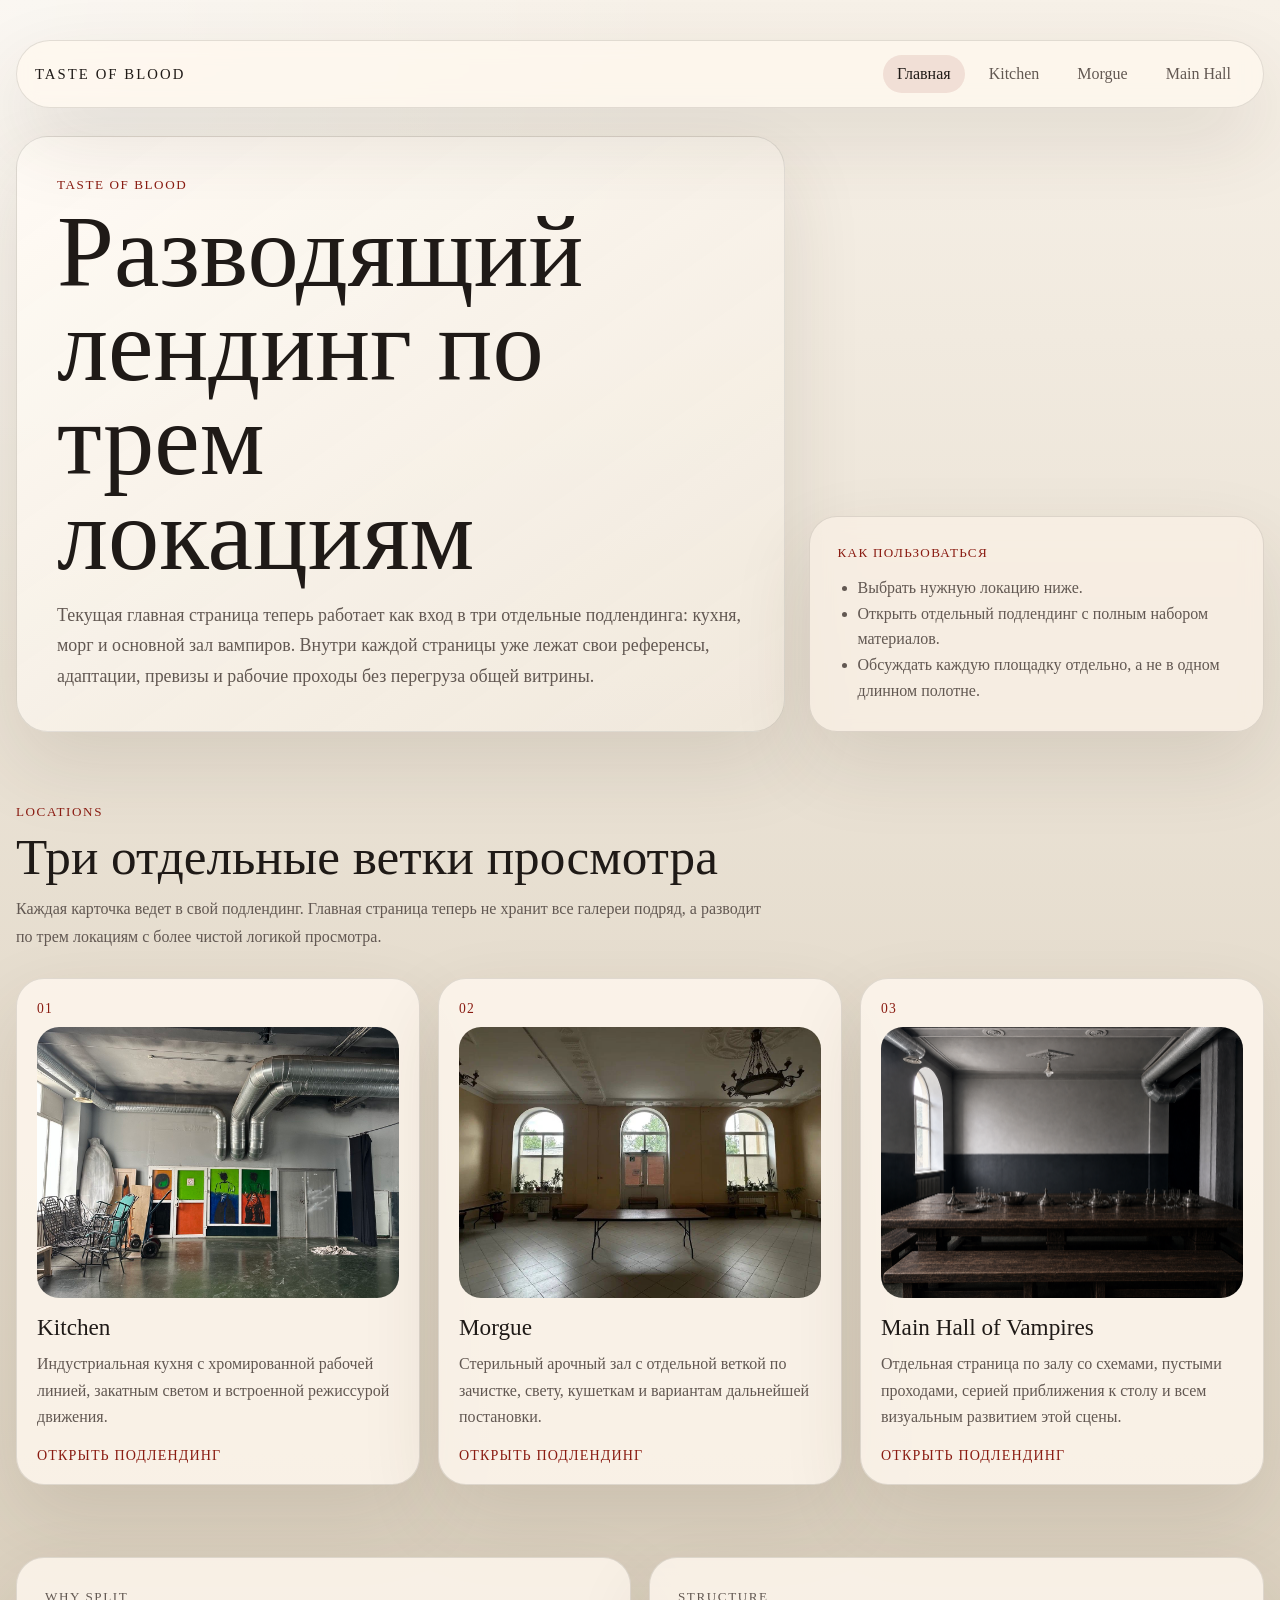
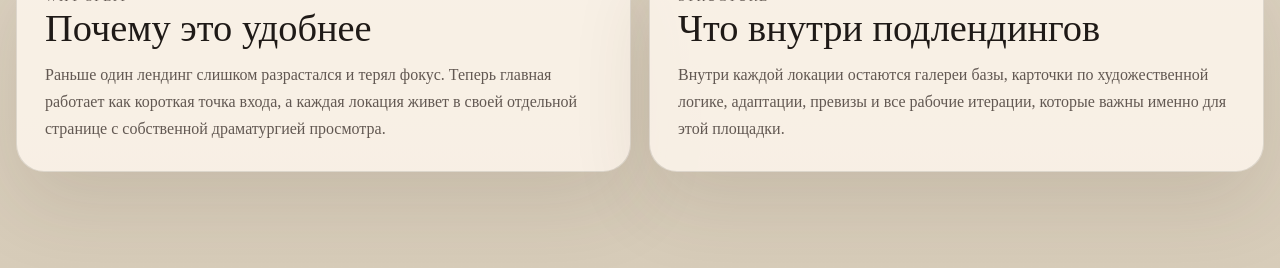
<file: index.html>
<!doctype html>
<html lang="ru">
  <head>
    <meta charset="UTF-8" />
    <meta name="viewport" content="width=device-width, initial-scale=1.0" />
    <title>Вкус крови — площадки и художественное решение</title>
    <link rel="stylesheet" href="./src/styles/main.css" />
  </head>
  <body>
    <main class="page">
      <nav class="site-nav" aria-label="Основная навигация">
        <a class="site-nav-logo" href="./index.html">Taste of Blood</a>
        <div class="site-nav-links">
          <a class="is-active" href="./index.html">Главная</a>
          <a href="./kitchen.html">Kitchen</a>
          <a href="./morgue.html">Morgue</a>
          <a href="./hall.html">Main Hall</a>
        </div>
      </nav>

      <section class="hero">
        <div class="hero-copy">
          <p class="eyebrow">Taste of Blood</p>
          <h1>Разводящий лендинг по трем локациям</h1>
          <p class="lead">
            Текущая главная страница теперь работает как вход в три отдельные
            подлендинга: кухня, морг и основной зал вампиров. Внутри каждой
            страницы уже лежат свои референсы, адаптации, превизы и рабочие
            проходы без перегруза общей витрины.
          </p>
        </div>

        <div class="hero-panel">
          <p class="panel-label">Как пользоваться</p>
          <ul class="panel-list">
            <li>Выбрать нужную локацию ниже.</li>
            <li>Открыть отдельный подлендинг с полным набором материалов.</li>
            <li>Обсуждать каждую площадку отдельно, а не в одном длинном полотне.</li>
          </ul>
        </div>
      </section>

      <section class="overview" aria-labelledby="overview-title">
        <div class="section-heading">
          <p class="eyebrow">Locations</p>
          <h2 id="overview-title">Три отдельные ветки просмотра</h2>
          <p class="section-lead">
            Каждая карточка ведет в свой подлендинг. Главная страница теперь не
            хранит все галереи подряд, а разводит по трем локациям с более
            чистой логикой просмотра.
          </p>
        </div>

        <div class="hub-grid">
          <a class="hub-card" href="./kitchen.html">
            <span class="space-tag">01</span>
            <div class="hub-preview">
              <img src="./assets/images/Kitchen/Kitchen - 1.jpg" alt="Превью подлендинга кухни" />
            </div>
            <h3>Kitchen</h3>
            <p>
              Индустриальная кухня с хромированной рабочей линией, закатным
              светом и встроенной режиссурой движения.
            </p>
            <span class="hub-link">Открыть подлендинг</span>
          </a>

          <a class="hub-card" href="./morgue.html">
            <span class="space-tag">02</span>
            <div class="hub-preview">
              <img src="./assets/images/Morgue/space-1.2.jpg" alt="Превью подлендинга морга" />
            </div>
            <h3>Morgue</h3>
            <p>
              Стерильный арочный зал с отдельной веткой по зачистке, свету,
              кушеткам и вариантам дальнейшей постановки.
            </p>
            <span class="hub-link">Открыть подлендинг</span>
          </a>

          <a class="hub-card" href="./hall.html">
            <span class="space-tag">03</span>
            <div class="hub-preview">
              <img src="./assets/images/Living Room/generated/hall-8339-table-only-v11.png" alt="Превью подлендинга основного зала вампиров" />
            </div>
            <h3>Main Hall of Vampires</h3>
            <p>
              Отдельная страница по залу со схемами, пустыми проходами,
              серией приближения к столу и всем визуальным развитием этой сцены.
            </p>
            <span class="hub-link">Открыть подлендинг</span>
          </a>
        </div>
      </section>

      <section class="page-intro">
        <article class="page-intro-card">
          <p class="eyebrow">Why Split</p>
          <h2>Почему это удобнее</h2>
          <p>
            Раньше один лендинг слишком разрастался и терял фокус. Теперь
            главная работает как короткая точка входа, а каждая локация живет в
            своей отдельной странице с собственной драматургией просмотра.
          </p>
        </article>

        <article class="page-intro-card">
          <p class="eyebrow">Structure</p>
          <h2>Что внутри подлендингов</h2>
          <p>
            Внутри каждой локации остаются галереи базы, карточки по художественной
            логике, адаптации, превизы и все рабочие итерации, которые важны
            именно для этой площадки.
          </p>
        </article>
      </section>
    </main>
  </body>
</html>
</file>
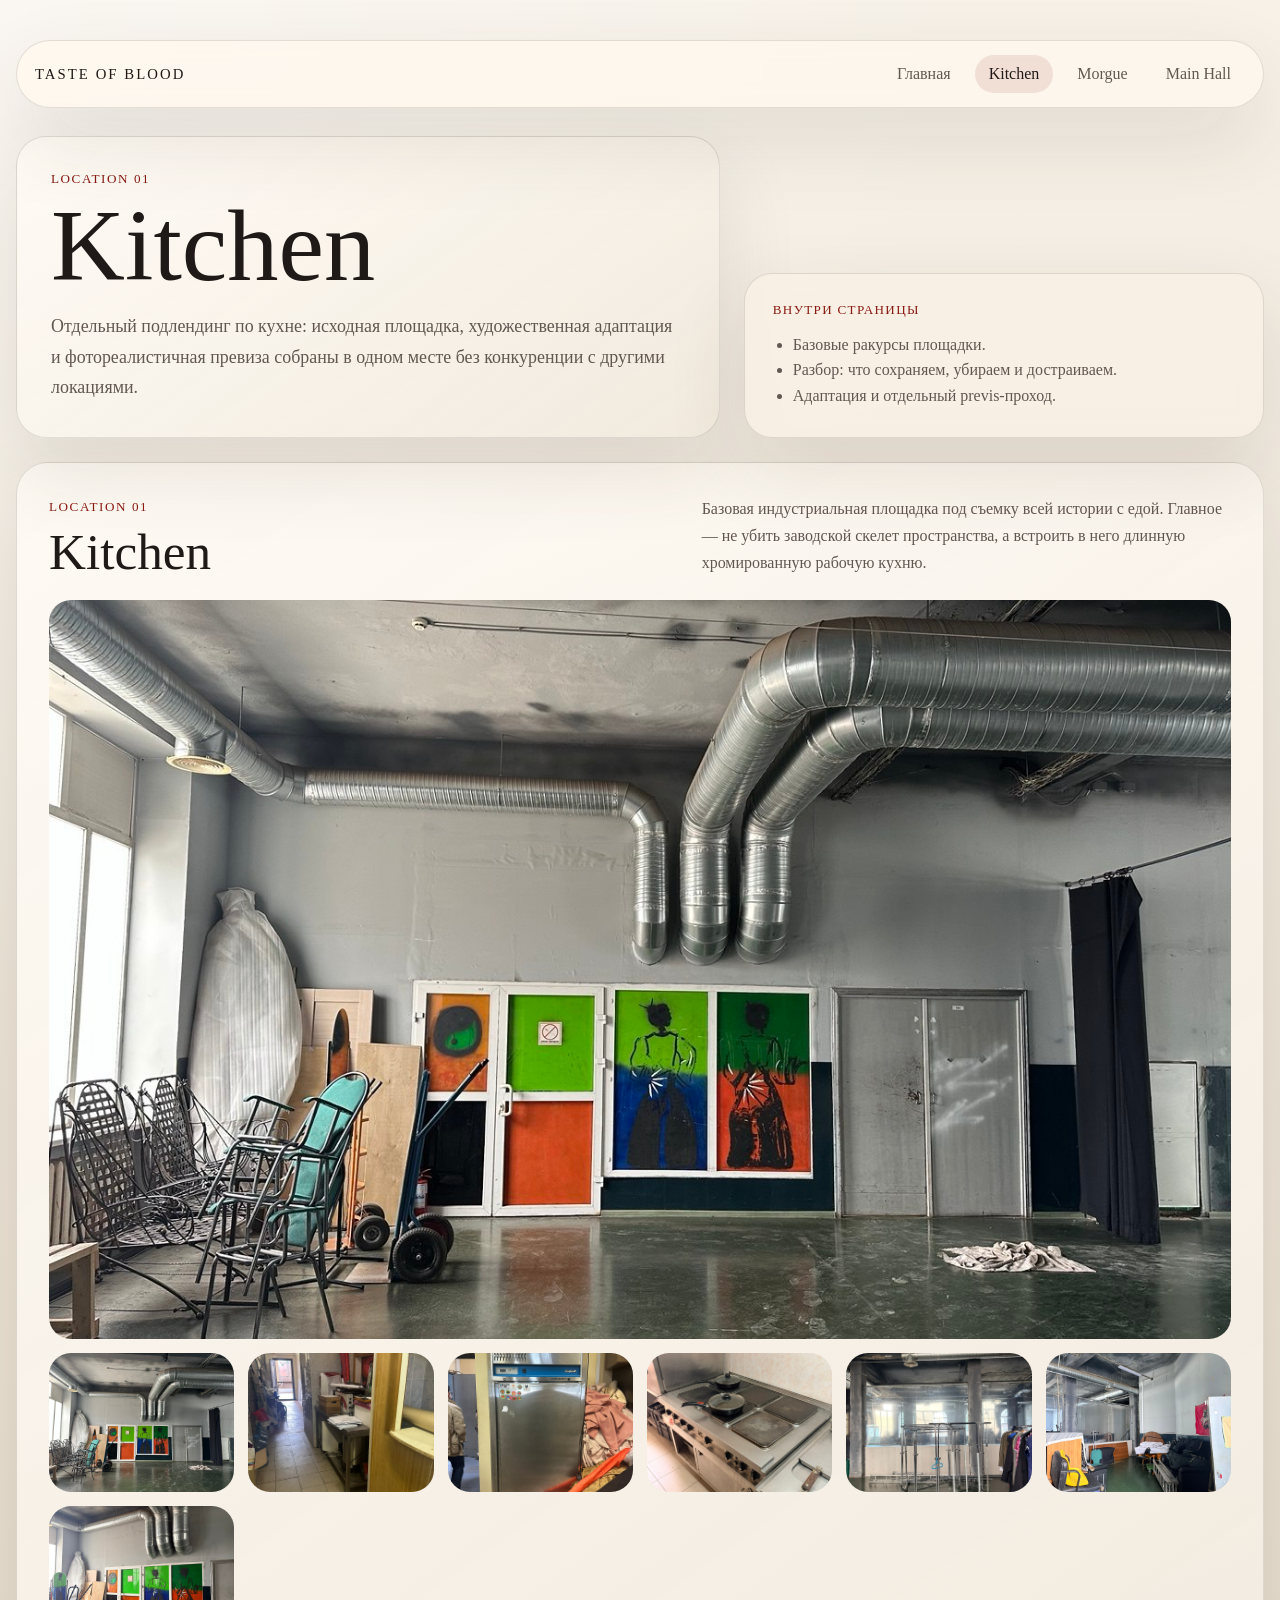
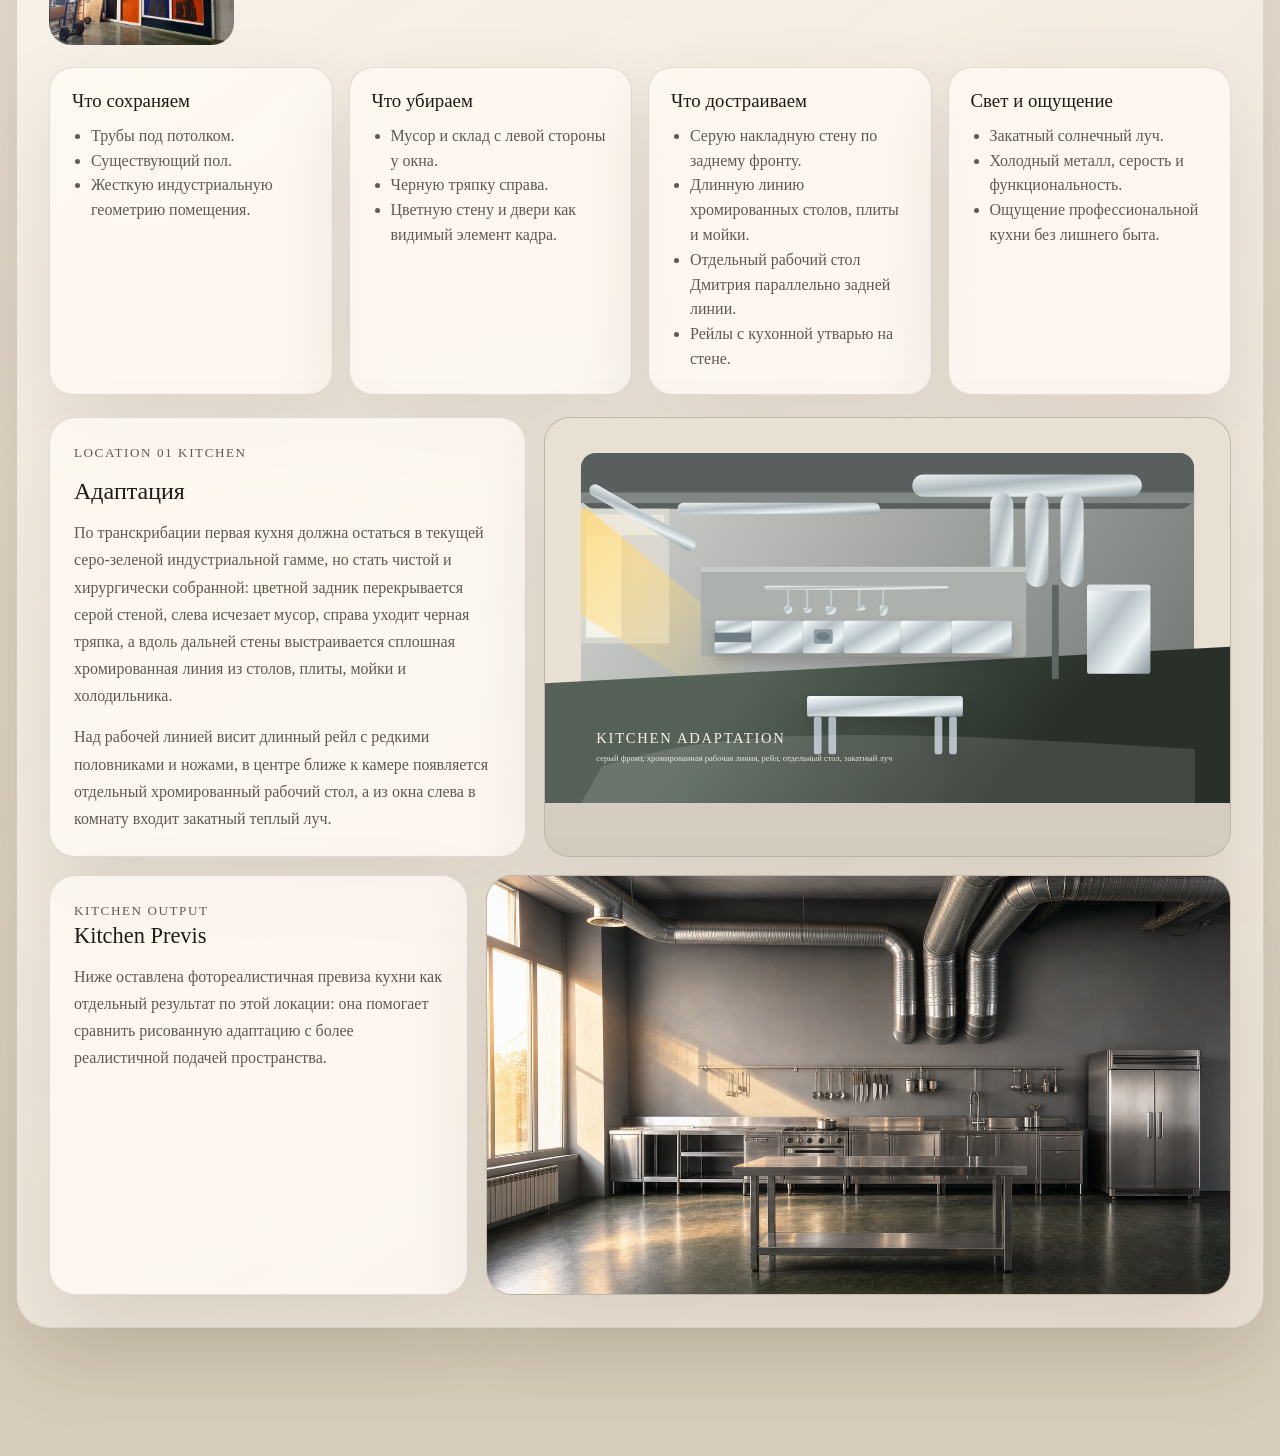
<file: kitchen.html>
<!doctype html>
<html lang="ru">
  <head>
    <meta charset="UTF-8" />
    <meta name="viewport" content="width=device-width, initial-scale=1.0" />
    <title>Kitchen — Вкус крови</title>
    <link rel="stylesheet" href="./src/styles/main.css" />
  </head>
  <body>
    <main class="page">
      <nav class="site-nav" aria-label="Основная навигация">
        <a class="site-nav-logo" href="./index.html">Taste of Blood</a>
        <div class="site-nav-links">
          <a href="./index.html">Главная</a>
          <a class="is-active" href="./kitchen.html">Kitchen</a>
          <a href="./morgue.html">Morgue</a>
          <a href="./hall.html">Main Hall</a>
        </div>
      </nav>

      <section class="subpage-header">
        <div class="subpage-copy">
          <p class="eyebrow">Location 01</p>
          <h1>Kitchen</h1>
          <p class="lead">
            Отдельный подлендинг по кухне: исходная площадка, художественная
            адаптация и фотореалистичная превиза собраны в одном месте без
            конкуренции с другими локациями.
          </p>
        </div>
        <div class="hero-panel">
          <p class="panel-label">Внутри страницы</p>
          <ul class="panel-list">
            <li>Базовые ракурсы площадки.</li>
            <li>Разбор: что сохраняем, убираем и достраиваем.</li>
            <li>Адаптация и отдельный previs-проход.</li>
          </ul>
        </div>
      </section>

      <section class="location" id="kitchen" aria-labelledby="kitchen-title">
        <div class="location-heading">
          <div>
            <p class="eyebrow">Location 01</p>
            <h2 id="kitchen-title">Kitchen</h2>
          </div>
          <p class="location-summary">
            Базовая индустриальная площадка под съемку всей истории с едой.
            Главное — не убить заводской скелет пространства, а встроить в него
            длинную хромированную рабочую кухню.
          </p>
        </div>

        <div class="gallery-primary gallery-primary-single">
          <a class="gallery-item gallery-item-primary" href="./assets/images/Kitchen/Kitchen - 1.jpg" data-lightbox>
            <img src="./assets/images/Kitchen/Kitchen - 1.jpg" alt="Исходная площадка под кухню" />
          </a>
        </div>

        <div class="gallery-thumbs">
          <a class="gallery-item gallery-item-thumb" href="./assets/images/Kitchen/IMG_2733.JPEG" data-lightbox>
            <img src="./assets/images/Kitchen/IMG_2733.JPEG" alt="Широкий дополнительный вид площадки под кухню" />
          </a>
          <a class="gallery-item gallery-item-thumb" href="./assets/images/Kitchen/IMG_2721.JPEG" data-lightbox>
            <img src="./assets/images/Kitchen/IMG_2721.JPEG" alt="Дополнительный ракурс площадки под кухню" />
          </a>
          <a class="gallery-item gallery-item-thumb" href="./assets/images/Kitchen/IMG_2728.JPEG" data-lightbox>
            <img src="./assets/images/Kitchen/IMG_2728.JPEG" alt="Еще один ракурс кухонной площадки" />
          </a>
          <a class="gallery-item gallery-item-thumb" href="./assets/images/Kitchen/IMG_8326.JPEG" data-lightbox>
            <img src="./assets/images/Kitchen/IMG_8326.JPEG" alt="Вертикальный ракурс кухни у окна" />
          </a>
          <a class="gallery-item gallery-item-thumb" href="./assets/images/Kitchen/IMG_8334.JPEG" data-lightbox>
            <img src="./assets/images/Kitchen/IMG_8334.JPEG" alt="Вертикальный ракурс задней зоны кухни" />
          </a>
          <a class="gallery-item gallery-item-thumb" href="./assets/images/Kitchen/IMG_8345.JPEG" data-lightbox>
            <img src="./assets/images/Kitchen/IMG_8345.JPEG" alt="Дополнительный общий план кухонной площадки" />
          </a>
          <a class="gallery-item gallery-item-thumb" href="./assets/images/Kitchen/IMG_8353.JPEG" data-lightbox>
            <img src="./assets/images/Kitchen/IMG_8353.JPEG" alt="Еще один технический вид кухни" />
          </a>
        </div>

        <div class="notes-grid">
          <article class="note-card">
            <h3>Что сохраняем</h3>
            <ul>
              <li>Трубы под потолком.</li>
              <li>Существующий пол.</li>
              <li>Жесткую индустриальную геометрию помещения.</li>
            </ul>
          </article>

          <article class="note-card">
            <h3>Что убираем</h3>
            <ul>
              <li>Мусор и склад с левой стороны у окна.</li>
              <li>Черную тряпку справа.</li>
              <li>Цветную стену и двери как видимый элемент кадра.</li>
            </ul>
          </article>

          <article class="note-card">
            <h3>Что достраиваем</h3>
            <ul>
              <li>Серую накладную стену по заднему фронту.</li>
              <li>Длинную линию хромированных столов, плиты и мойки.</li>
              <li>Отдельный рабочий стол Дмитрия параллельно задней линии.</li>
              <li>Рейлы с кухонной утварью на стене.</li>
            </ul>
          </article>

          <article class="note-card">
            <h3>Свет и ощущение</h3>
            <ul>
              <li>Закатный солнечный луч.</li>
              <li>Холодный металл, серость и функциональность.</li>
              <li>Ощущение профессиональной кухни без лишнего быта.</li>
            </ul>
          </article>
        </div>

        <div class="adaptation-block" aria-labelledby="kitchen-adaptation-title">
          <div class="adaptation-copy">
            <p class="eyebrow">Location 01 Kitchen</p>
            <h3 id="kitchen-adaptation-title">Адаптация</h3>
            <p>
              По транскрибации первая кухня должна остаться в текущей серо-зеленой
              индустриальной гамме, но стать чистой и хирургически собранной:
              цветной задник перекрывается серой стеной, слева исчезает мусор,
              справа уходит черная тряпка, а вдоль дальней стены выстраивается
              сплошная хромированная линия из столов, плиты, мойки и
              холодильника.
            </p>
            <p>
              Над рабочей линией висит длинный рейл с редкими половниками и
              ножами, в центре ближе к камере появляется отдельный хромированный
              рабочий стол, а из окна слева в комнату входит закатный теплый луч.
            </p>
          </div>

          <a class="adaptation-visual" href="./assets/images/Kitchen/kitchen-adaptation.svg" data-lightbox>
            <img src="./assets/images/Kitchen/kitchen-adaptation.svg" alt="Рисованная адаптация первой кухонной локации" />
          </a>
        </div>

        <div class="previs-block" aria-labelledby="kitchen-previs-title">
          <div class="previs-copy">
            <p class="eyebrow">Kitchen Output</p>
            <h3 id="kitchen-previs-title">Kitchen Previs</h3>
            <p>
              Ниже оставлена фотореалистичная превиза кухни как отдельный
              результат по этой локации: она помогает сравнить рисованную
              адаптацию с более реалистичной подачей пространства.
            </p>
          </div>

          <a class="previs-visual" href="./assets/images/Kitchen/kitchen-photoreal-previs.png" data-lightbox>
            <img src="./assets/images/Kitchen/kitchen-photoreal-previs.png" alt="Фотореалистичная превиза адаптированной кухонной локации" />
          </a>
        </div>
      </section>
    </main>

    <dialog class="lightbox" id="lightbox">
      <form method="dialog" class="lightbox-shell">
        <button class="lightbox-close" type="submit" aria-label="Закрыть просмотр">
          Закрыть
        </button>
        <img class="lightbox-image" alt="" />
      </form>
    </dialog>

    <script type="module" src="./src/scripts/main.js"></script>
  </body>
</html>
</file>
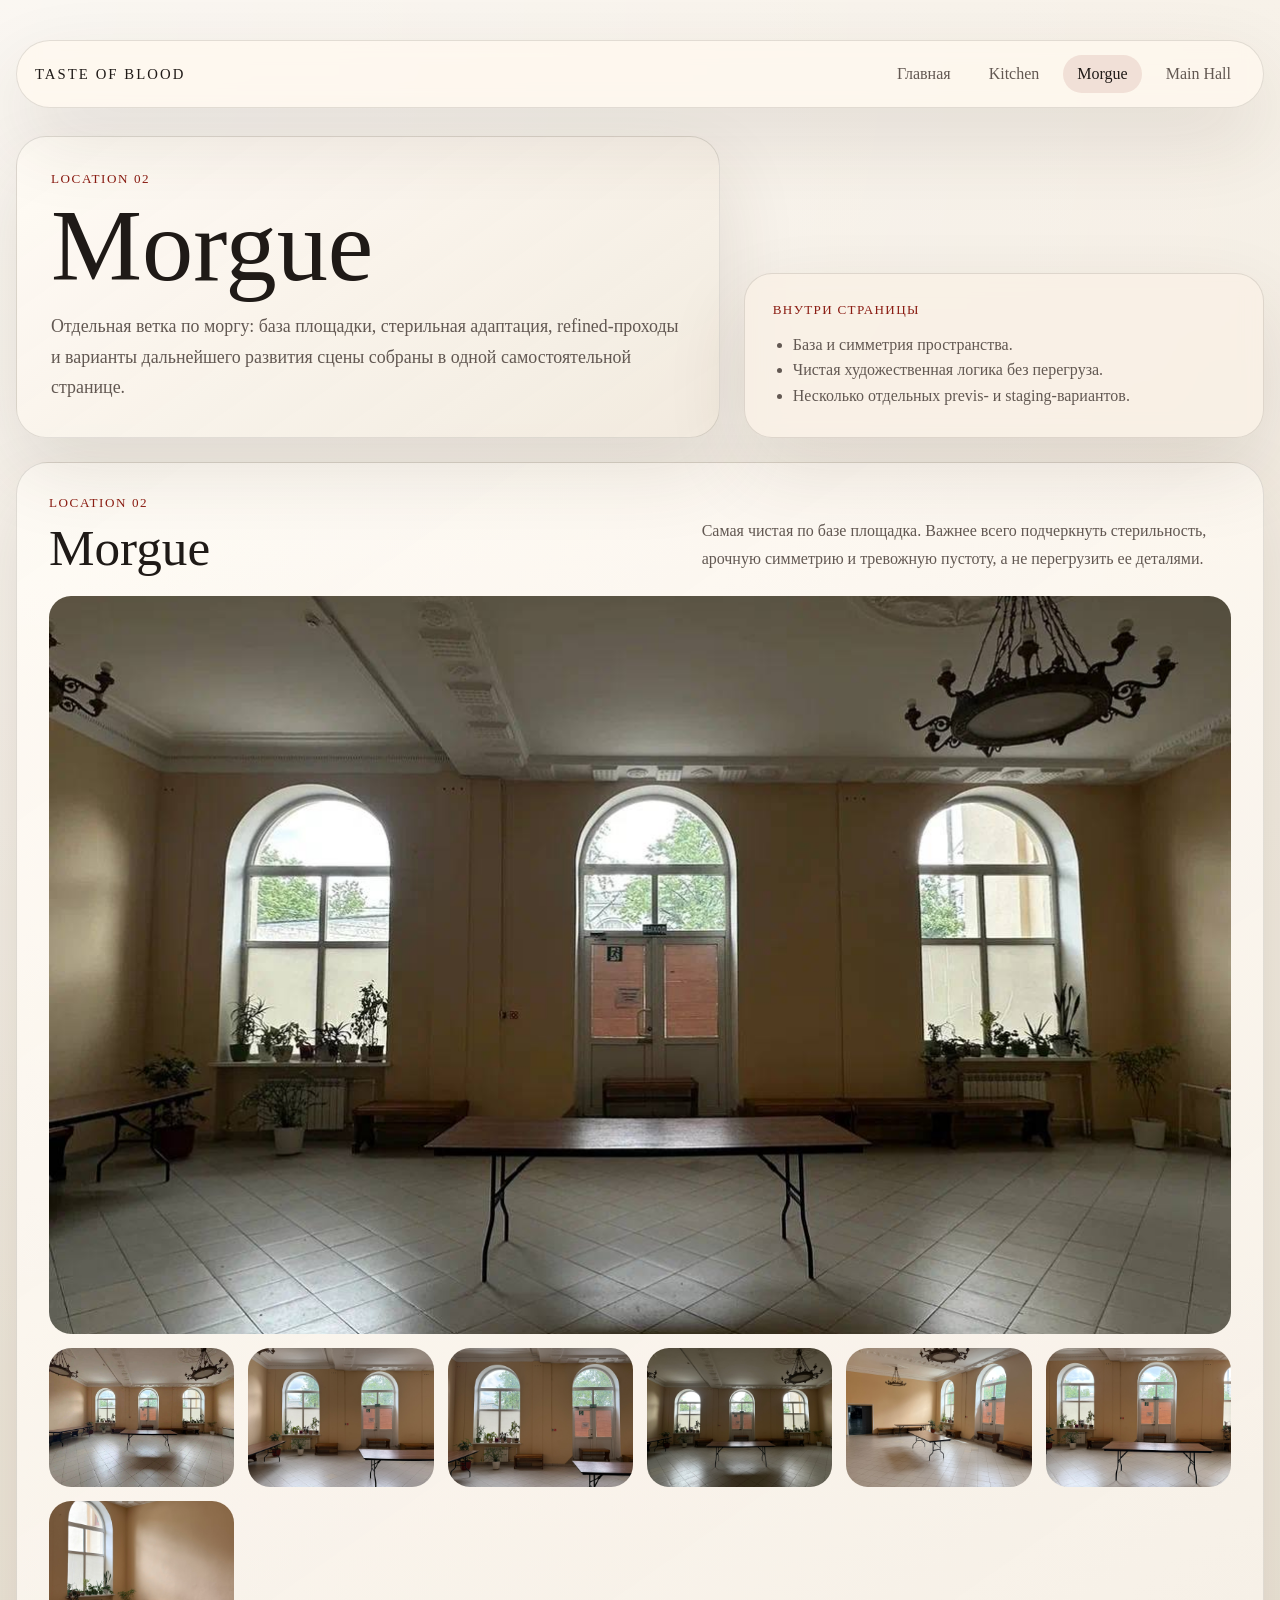
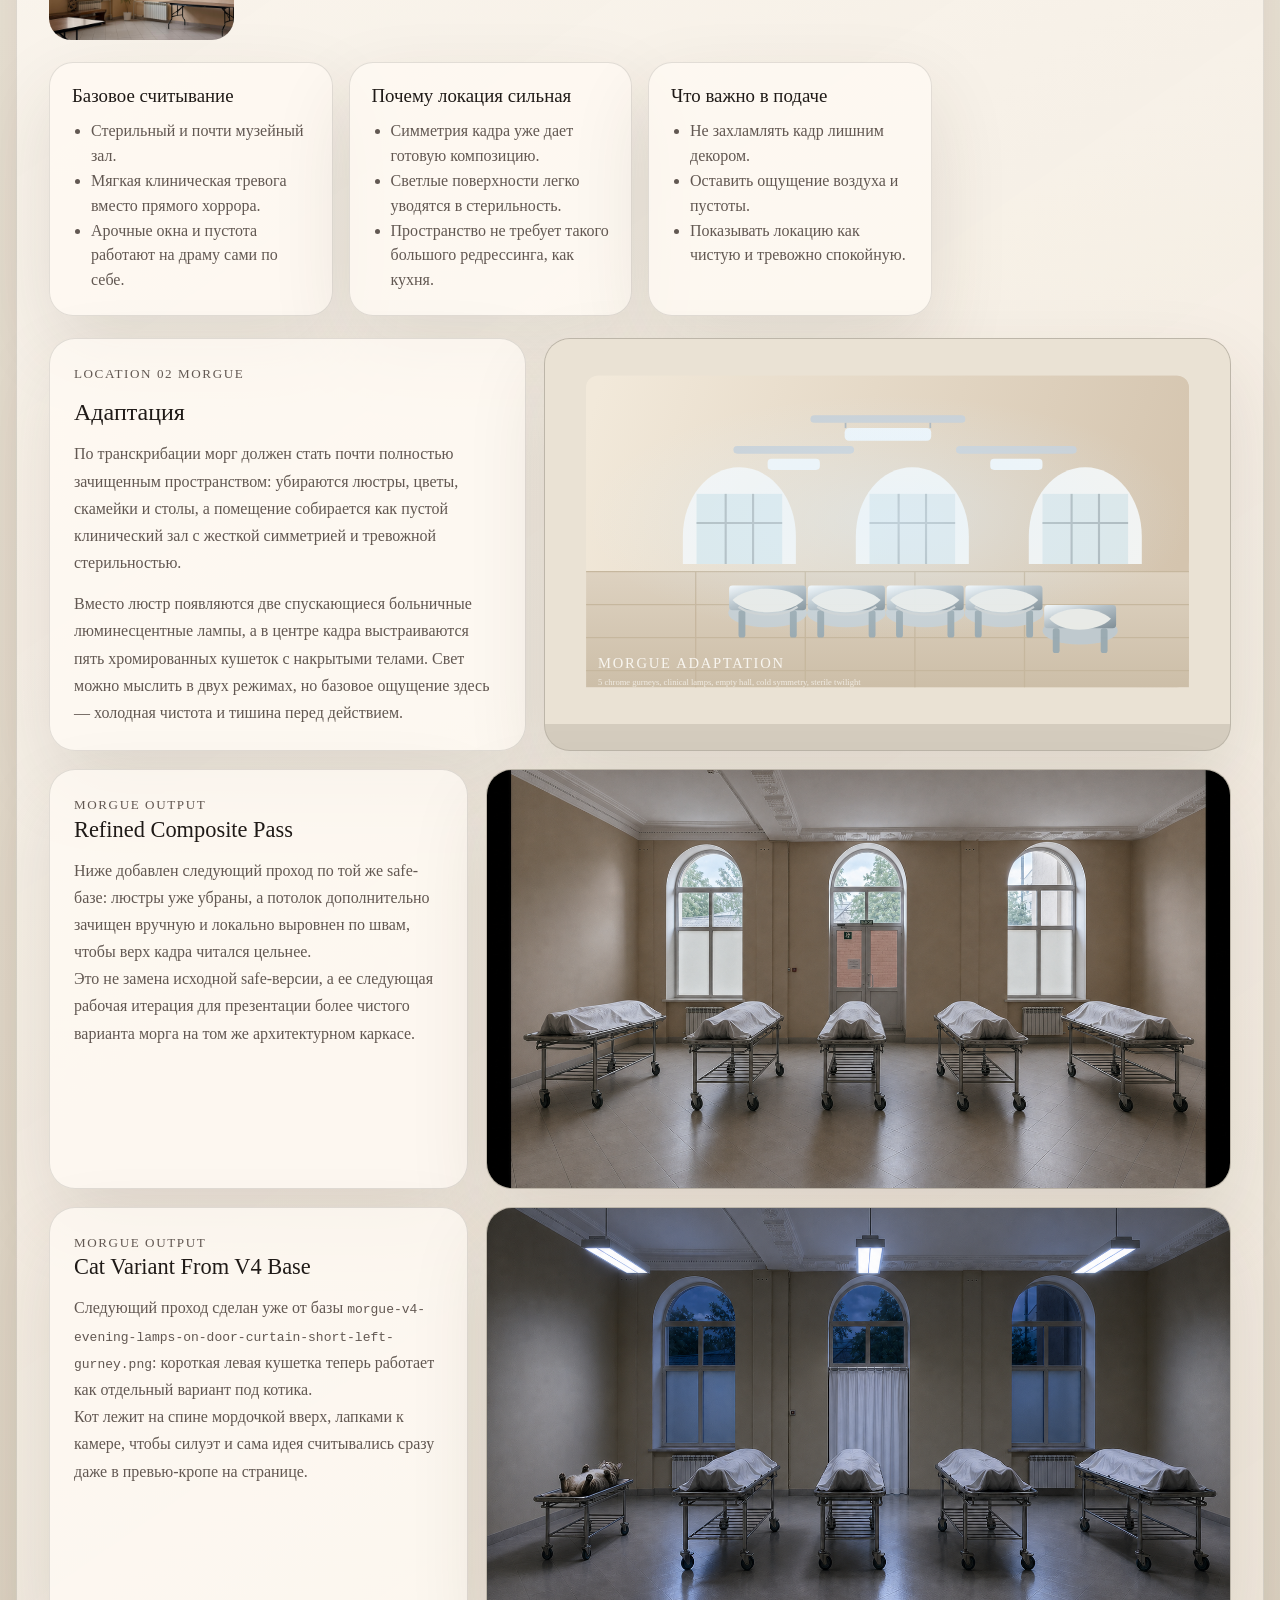
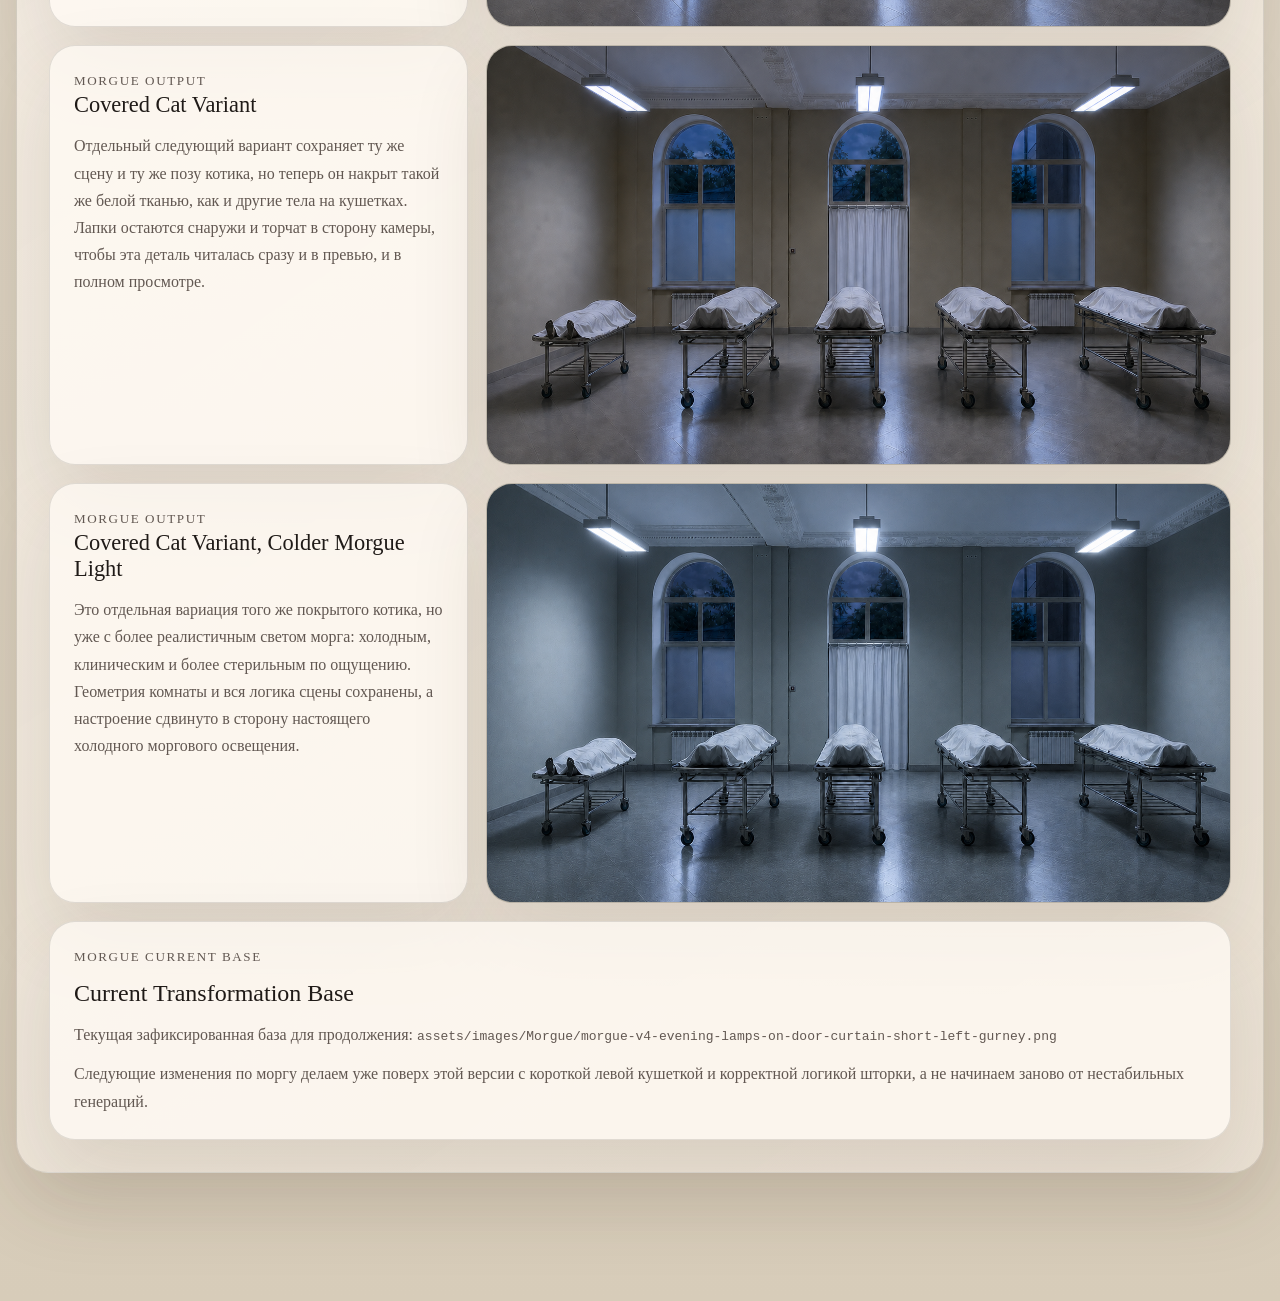
<file: morgue.html>
<!doctype html>
<html lang="ru">
  <head>
    <meta charset="UTF-8" />
    <meta name="viewport" content="width=device-width, initial-scale=1.0" />
    <title>Morgue — Вкус крови</title>
    <link rel="stylesheet" href="./src/styles/main.css" />
  </head>
  <body>
    <main class="page">
      <nav class="site-nav" aria-label="Основная навигация">
        <a class="site-nav-logo" href="./index.html">Taste of Blood</a>
        <div class="site-nav-links">
          <a href="./index.html">Главная</a>
          <a href="./kitchen.html">Kitchen</a>
          <a class="is-active" href="./morgue.html">Morgue</a>
          <a href="./hall.html">Main Hall</a>
        </div>
      </nav>

      <section class="subpage-header">
        <div class="subpage-copy">
          <p class="eyebrow">Location 02</p>
          <h1>Morgue</h1>
          <p class="lead">
            Отдельная ветка по моргу: база площадки, стерильная адаптация,
            refined-проходы и варианты дальнейшего развития сцены собраны в
            одной самостоятельной странице.
          </p>
        </div>
        <div class="hero-panel">
          <p class="panel-label">Внутри страницы</p>
          <ul class="panel-list">
            <li>База и симметрия пространства.</li>
            <li>Чистая художественная логика без перегруза.</li>
            <li>Несколько отдельных previs- и staging-вариантов.</li>
          </ul>
        </div>
      </section>

      <section class="location" id="morgue" aria-labelledby="morgue-title">
        <div class="location-heading">
          <div>
            <p class="eyebrow">Location 02</p>
            <h2 id="morgue-title">Morgue</h2>
          </div>
          <p class="location-summary">
            Самая чистая по базе площадка. Важнее всего подчеркнуть стерильность,
            арочную симметрию и тревожную пустоту, а не перегрузить ее деталями.
          </p>
        </div>

        <div class="gallery-primary gallery-primary-single">
          <a class="gallery-item gallery-item-primary" href="./assets/images/Morgue/space-1.2.jpg" data-lightbox>
            <img src="./assets/images/Morgue/space-1.2.jpg" alt="Основной рабочий ракурс площадки под морг для clean plate" />
          </a>
        </div>

        <div class="gallery-thumbs">
          <a class="gallery-item gallery-item-thumb" href="./assets/images/Morgue/space-1.1.jpg" data-lightbox>
            <img src="./assets/images/Morgue/space-1.1.jpg" alt="Альтернативный широкий ракурс площадки под морг" />
          </a>
          <a class="gallery-item gallery-item-thumb" href="./assets/images/Morgue/IMG_6772.JPEG" data-lightbox>
            <img src="./assets/images/Morgue/IMG_6772.JPEG" alt="Дополнительный референс помещения под морг" />
          </a>
          <a class="gallery-item gallery-item-thumb" href="./assets/images/Morgue/IMG_6773.JPEG" data-lightbox>
            <img src="./assets/images/Morgue/IMG_6773.JPEG" alt="Ракурс морга с другим углом симметрии" />
          </a>
          <a class="gallery-item gallery-item-thumb" href="./assets/images/Morgue/IMG_2740.JPEG" data-lightbox>
            <img src="./assets/images/Morgue/IMG_2740.JPEG" alt="Широкий технический вид помещения под морг" />
          </a>
          <a class="gallery-item gallery-item-thumb" href="./assets/images/Morgue/IMG_8335.JPEG" data-lightbox>
            <img src="./assets/images/Morgue/IMG_8335.JPEG" alt="Дополнительный ракурс окна и стены в морге" />
          </a>
          <a class="gallery-item gallery-item-thumb" href="./assets/images/Morgue/IMG_8374.JPEG" data-lightbox>
            <img src="./assets/images/Morgue/IMG_8374.JPEG" alt="Еще один рабочий вид площадки под морг" />
          </a>
          <a class="gallery-item gallery-item-thumb" href="./assets/images/Morgue/IMG_8380.JPEG" data-lightbox>
            <img src="./assets/images/Morgue/IMG_8380.JPEG" alt="Детализированный ракурс помещения под морг" />
          </a>
        </div>

        <div class="notes-grid">
          <article class="note-card">
            <h3>Базовое считывание</h3>
            <ul>
              <li>Стерильный и почти музейный зал.</li>
              <li>Мягкая клиническая тревога вместо прямого хоррора.</li>
              <li>Арочные окна и пустота работают на драму сами по себе.</li>
            </ul>
          </article>

          <article class="note-card">
            <h3>Почему локация сильная</h3>
            <ul>
              <li>Симметрия кадра уже дает готовую композицию.</li>
              <li>Светлые поверхности легко уводятся в стерильность.</li>
              <li>Пространство не требует такого большого редрессинга, как кухня.</li>
            </ul>
          </article>

          <article class="note-card">
            <h3>Что важно в подаче</h3>
            <ul>
              <li>Не захламлять кадр лишним декором.</li>
              <li>Оставить ощущение воздуха и пустоты.</li>
              <li>Показывать локацию как чистую и тревожно спокойную.</li>
            </ul>
          </article>
        </div>

        <div class="adaptation-block" aria-labelledby="morgue-adaptation-title">
          <div class="adaptation-copy">
            <p class="eyebrow">Location 02 Morgue</p>
            <h3 id="morgue-adaptation-title">Адаптация</h3>
            <p>
              По транскрибации морг должен стать почти полностью зачищенным
              пространством: убираются люстры, цветы, скамейки и столы, а
              помещение собирается как пустой клинический зал с жесткой
              симметрией и тревожной стерильностью.
            </p>
            <p>
              Вместо люстр появляются две спускающиеся больничные люминесцентные
              лампы, а в центре кадра выстраиваются пять хромированных кушеток с
              накрытыми телами. Свет можно мыслить в двух режимах, но базовое
              ощущение здесь — холодная чистота и тишина перед действием.
            </p>
          </div>

          <a class="adaptation-visual" href="./assets/images/Morgue/morgue-adaptation.svg" data-lightbox>
            <img src="./assets/images/Morgue/morgue-adaptation.svg" alt="Рисованная адаптация локации морга" />
          </a>
        </div>

        <div class="previs-block" aria-labelledby="morgue-previs-v2-title">
          <div class="previs-copy">
            <p class="eyebrow">Morgue Output</p>
            <h3 id="morgue-previs-v2-title">Refined Composite Pass</h3>
            <p>
              Ниже добавлен следующий проход по той же safe-базе: люстры уже
              убраны, а потолок дополнительно зачищен вручную и локально
              выровнен по швам, чтобы верх кадра читался цельнее.
            </p>
            <p>
              Это не замена исходной safe-версии, а ее следующая рабочая
              итерация для презентации более чистого варианта морга на том же
              архитектурном каркасе.
            </p>
          </div>

          <a class="previs-visual" href="./assets/images/Morgue/morgue-staging-safe-previs v2.png" data-lightbox>
            <img src="./assets/images/Morgue/morgue-staging-safe-previs v2.png" alt="Доработанная staging-превиза морга без люстр и с зачищенным потолком" />
          </a>
        </div>

        <div class="previs-block" aria-labelledby="morgue-previs-v6-title">
          <div class="previs-copy">
            <p class="eyebrow">Morgue Output</p>
            <h3 id="morgue-previs-v6-title">Cat Variant From V4 Base</h3>
            <p>
              Следующий проход сделан уже от базы
              <code>morgue-v4-evening-lamps-on-door-curtain-short-left-gurney.png</code>:
              короткая левая кушетка теперь работает как отдельный вариант под
              котика.
            </p>
            <p>
              Кот лежит на спине мордочкой вверх, лапками к камере, чтобы силуэт
              и сама идея считывались сразу даже в превью-кропе на странице.
            </p>
          </div>

          <a class="previs-visual" href="./assets/images/Morgue/morgue-v6-evening-cat-paws-up-left-gurney.png" data-lightbox>
            <img src="./assets/images/Morgue/morgue-v6-evening-cat-paws-up-left-gurney.png" alt="Вариант морга на базе v4 с котиком на левой короткой кушетке: кот лежит на спине, мордочкой вверх и лапками к зрителю" />
          </a>
        </div>

        <div class="previs-block" aria-labelledby="morgue-previs-v7-title">
          <div class="previs-copy">
            <p class="eyebrow">Morgue Output</p>
            <h3 id="morgue-previs-v7-title">Covered Cat Variant</h3>
            <p>
              Отдельный следующий вариант сохраняет ту же сцену и ту же позу
              котика, но теперь он накрыт такой же белой тканью, как и другие
              тела на кушетках.
            </p>
            <p>
              Лапки остаются снаружи и торчат в сторону камеры, чтобы эта
              деталь читалась сразу и в превью, и в полном просмотре.
            </p>
          </div>

          <a class="previs-visual" href="./assets/images/Morgue/morgue-v7-evening-cat-covered-paws-out-left-gurney.png" data-lightbox>
            <img src="./assets/images/Morgue/morgue-v7-evening-cat-covered-paws-out-left-gurney.png" alt="Вариант морга на базе v4: котик на левой короткой кушетке накрыт белой тканью, а лапки торчат наружу к зрителю" />
          </a>
        </div>

        <div class="previs-block" aria-labelledby="morgue-previs-v9-title">
          <div class="previs-copy">
            <p class="eyebrow">Morgue Output</p>
            <h3 id="morgue-previs-v9-title">Covered Cat Variant, Colder Morgue Light</h3>
            <p>
              Это отдельная вариация того же покрытого котика, но уже с более
              реалистичным светом морга: холодным, клиническим и более
              стерильным по ощущению.
            </p>
            <p>
              Геометрия комнаты и вся логика сцены сохранены, а настроение
              сдвинуто в сторону настоящего холодного моргового освещения.
            </p>
          </div>

          <a class="previs-visual" href="./assets/images/Morgue/morgue-v9-covered-cat-cold-clinical-morgue-light.png" data-lightbox>
            <img src="./assets/images/Morgue/morgue-v9-covered-cat-cold-clinical-morgue-light.png" alt="Холодный клинический вариант морга: котик на левой короткой кушетке накрыт белой тканью, лапки торчат наружу, а свет более стерильный и морговый" />
          </a>
        </div>

        <div class="workflow-block">
          <div class="workflow-copy">
            <p class="eyebrow">Morgue Current Base</p>
            <h3>Current Transformation Base</h3>
            <p>
              Текущая зафиксированная база для продолжения:
              <code>assets/images/Morgue/morgue-v4-evening-lamps-on-door-curtain-short-left-gurney.png</code>
            </p>
            <p>
              Следующие изменения по моргу делаем уже поверх этой версии с
              короткой левой кушеткой и корректной логикой шторки, а не
              начинаем заново от нестабильных генераций.
            </p>
          </div>
        </div>
      </section>
    </main>

    <dialog class="lightbox" id="lightbox">
      <form method="dialog" class="lightbox-shell">
        <button class="lightbox-close" type="submit" aria-label="Закрыть просмотр">
          Закрыть
        </button>
        <img class="lightbox-image" alt="" />
      </form>
    </dialog>

    <script type="module" src="./src/scripts/main.js"></script>
  </body>
</html>
</file>
<file: src/styles/main.css>
:root {
  color-scheme: light;
  --bg: #ebe3d6;
  --bg-deep: #d7ccb9;
  --surface: rgba(255, 248, 239, 0.8);
  --surface-strong: rgba(33, 28, 24, 0.9);
  --text: #1f1a17;
  --muted: #625852;
  --accent: #8a1c12;
  --line: rgba(31, 26, 23, 0.12);
  --shadow: 0 32px 80px rgba(69, 46, 29, 0.12);
}

* {
  box-sizing: border-box;
}

html {
  scroll-behavior: smooth;
}

body {
  margin: 0;
  min-height: 100vh;
  background:
    radial-gradient(circle at top left, rgba(255, 255, 255, 0.45), transparent 30%),
    linear-gradient(180deg, #f7f1e8 0%, var(--bg) 36%, var(--bg-deep) 100%);
  color: var(--text);
  font-family: Georgia, "Times New Roman", serif;
}

img {
  display: block;
  width: 100%;
}

.page {
  width: min(1280px, calc(100% - 32px));
  margin: 0 auto;
  padding: 40px 0 96px;
}

.site-nav {
  display: flex;
  align-items: center;
  justify-content: space-between;
  gap: 18px;
  margin-bottom: 28px;
  padding: 14px 18px;
  border: 1px solid var(--line);
  border-radius: 999px;
  background: rgba(255, 248, 239, 0.72);
  box-shadow: var(--shadow);
  backdrop-filter: blur(10px);
}

.site-nav-logo {
  color: var(--text);
  font-size: 0.92rem;
  letter-spacing: 0.14em;
  text-decoration: none;
  text-transform: uppercase;
}

.site-nav-links {
  display: flex;
  flex-wrap: wrap;
  gap: 10px;
}

.site-nav-links a {
  padding: 10px 14px;
  border-radius: 999px;
  color: var(--muted);
  text-decoration: none;
  transition: background 180ms ease, color 180ms ease;
}

.site-nav-links a:hover,
.site-nav-links a.is-active {
  background: rgba(138, 28, 18, 0.1);
  color: var(--text);
}

.hero {
  display: grid;
  grid-template-columns: minmax(0, 1.35fr) minmax(280px, 0.8fr);
  gap: 24px;
  align-items: end;
  margin-bottom: 72px;
}

.hero-copy,
.hero-panel,
.overview-card,
.location,
.note-card {
  border: 1px solid var(--line);
  box-shadow: var(--shadow);
}

.hero-copy {
  padding: 40px;
  border-radius: 32px;
  background:
    linear-gradient(145deg, rgba(255, 251, 245, 0.92), rgba(241, 233, 221, 0.86));
}

.hero-panel {
  padding: 28px;
  border-radius: 28px;
  background: rgba(250, 241, 230, 0.74);
  backdrop-filter: blur(10px);
}

.panel-label {
  margin: 0 0 14px;
  color: var(--accent);
  font-size: 0.82rem;
  letter-spacing: 0.1em;
  text-transform: uppercase;
}

.panel-list {
  margin: 0;
  padding-left: 20px;
  color: var(--muted);
  line-height: 1.6;
}

.eyebrow {
  margin: 0 0 12px;
  color: var(--accent);
  font-size: 0.82rem;
  letter-spacing: 0.12em;
  text-transform: uppercase;
}

h1,
h2,
h3 {
  margin: 0;
  font-weight: 500;
}

h1 {
  max-width: 10ch;
  margin-bottom: 18px;
  font-size: clamp(3rem, 8vw, 6.4rem);
  line-height: 0.92;
}

.lead,
.section-lead,
.location-summary,
.overview-card p,
.note-card li {
  color: var(--muted);
}

.lead {
  max-width: 48rem;
  margin: 0;
  font-size: 1.12rem;
  line-height: 1.7;
}

.overview {
  margin-bottom: 72px;
}

.section-heading {
  max-width: 760px;
  margin-bottom: 28px;
}

.section-heading h2 {
  margin-bottom: 14px;
  font-size: clamp(2rem, 4vw, 3.7rem);
  line-height: 0.96;
}

.section-lead {
  margin: 0;
  font-size: 1rem;
  line-height: 1.7;
}

.overview-grid {
  display: grid;
  grid-template-columns: repeat(3, minmax(0, 1fr));
  gap: 18px;
}

.overview-card {
  padding: 24px;
  border-radius: 24px;
  background: var(--surface);
}

.overview-card h3 {
  margin-bottom: 10px;
  font-size: 1.35rem;
}

.overview-card p {
  margin: 0;
  line-height: 1.6;
}

.hub-grid {
  display: grid;
  grid-template-columns: repeat(3, minmax(0, 1fr));
  gap: 18px;
}

.hub-card,
.page-intro-card {
  overflow: hidden;
  border: 1px solid var(--line);
  border-radius: 28px;
  background: var(--surface);
  box-shadow: var(--shadow);
}

.hub-card {
  display: block;
  padding: 20px;
  color: inherit;
  text-decoration: none;
}

.hub-preview {
  overflow: hidden;
  margin: 10px 0 16px;
  border-radius: 22px;
  background: #d2c7b7;
  aspect-ratio: 4 / 3;
}

.hub-preview img {
  height: 100%;
  object-fit: cover;
  transition: transform 220ms ease;
}

.hub-card:hover .hub-preview img {
  transform: scale(1.03);
}

.hub-card h3 {
  margin-bottom: 10px;
  font-size: 1.45rem;
}

.hub-card p {
  margin: 0 0 16px;
  color: var(--muted);
  line-height: 1.65;
}

.hub-link {
  color: var(--accent);
  font-size: 0.88rem;
  letter-spacing: 0.08em;
  text-transform: uppercase;
}

.page-intro {
  display: grid;
  grid-template-columns: repeat(2, minmax(0, 1fr));
  gap: 18px;
}

.page-intro-card {
  padding: 28px;
}

.page-intro-card h2 {
  margin-bottom: 14px;
  font-size: clamp(1.6rem, 3vw, 2.6rem);
  line-height: 1;
}

.page-intro-card p {
  margin: 0;
  color: var(--muted);
  line-height: 1.7;
}

.space-tag {
  margin: 0 0 8px;
  color: var(--accent);
  font-size: 0.85rem;
  letter-spacing: 0.08em;
  text-transform: uppercase;
}

.location {
  margin-bottom: 32px;
  padding: 32px;
  border-radius: 32px;
  background:
    linear-gradient(145deg, rgba(255, 251, 245, 0.88), rgba(239, 230, 218, 0.8));
}

.location-heading {
  display: grid;
  grid-template-columns: minmax(0, 0.95fr) minmax(280px, 0.8fr);
  gap: 24px;
  align-items: end;
  margin-bottom: 24px;
}

.location-heading h2 {
  font-size: clamp(2rem, 4vw, 3.5rem);
  line-height: 0.96;
}

.location-summary {
  margin: 0;
  font-size: 1rem;
  line-height: 1.7;
}

.subpage-header {
  display: grid;
  grid-template-columns: minmax(0, 1.15fr) minmax(280px, 0.85fr);
  gap: 24px;
  align-items: end;
  margin-bottom: 24px;
}

.subpage-copy,
.subpage-panel {
  border: 1px solid var(--line);
  box-shadow: var(--shadow);
}

.subpage-copy {
  padding: 34px;
  border-radius: 30px;
  background:
    linear-gradient(145deg, rgba(255, 251, 245, 0.92), rgba(241, 233, 221, 0.86));
}

.gallery-primary,
.gallery-thumbs {
  display: grid;
  gap: 14px;
}

.gallery-primary {
  grid-template-columns: repeat(2, minmax(0, 1fr));
  margin-bottom: 14px;
}

.gallery-primary-single {
  grid-template-columns: 1fr;
}

.gallery-thumbs {
  grid-template-columns: repeat(6, minmax(0, 1fr));
  margin-bottom: 22px;
}

.gallery-item {
  overflow: hidden;
  border-radius: 22px;
  background: #d2c7b7;
  min-height: 240px;
}

.gallery-item img {
  height: 100%;
  object-fit: cover;
  transition: transform 220ms ease;
}

.gallery-item:hover img {
  transform: scale(1.03);
}

.gallery-item-primary {
  aspect-ratio: 16 / 10;
}

.gallery-item-thumb {
  min-height: 0;
  aspect-ratio: 4 / 3;
}

.notes-grid {
  display: grid;
  grid-template-columns: repeat(4, minmax(0, 1fr));
  gap: 16px;
}

.note-card {
  padding: 22px;
  border-radius: 24px;
  background: rgba(255, 250, 244, 0.76);
}

.note-card h3 {
  margin-bottom: 12px;
  font-size: 1.18rem;
}

.note-card ul {
  margin: 0;
  padding-left: 19px;
}

.note-card li {
  line-height: 1.55;
}

.adaptation-block {
  display: grid;
  grid-template-columns: minmax(280px, 0.82fr) minmax(0, 1.18fr);
  gap: 18px;
  margin-top: 22px;
}

.cleanplate-block {
  display: grid;
  gap: 18px;
  margin-top: 22px;
}

.cleanplate-copy,
.cleanplate-card {
  overflow: hidden;
  border: 1px solid var(--line);
  border-radius: 26px;
  box-shadow: var(--shadow);
  background: rgba(255, 250, 244, 0.78);
}

.cleanplate-copy {
  padding: 24px;
}

.cleanplate-copy h3 {
  margin-bottom: 14px;
  font-size: 1.5rem;
}

.cleanplate-copy p {
  margin: 0;
  color: var(--muted);
  line-height: 1.7;
}

.cleanplate-steps {
  display: grid;
  grid-template-columns: repeat(3, minmax(0, 1fr));
  gap: 16px;
}

.cleanplate-card {
  padding: 22px;
}

.cleanplate-card h4 {
  margin: 0 0 12px;
  font-size: 1.08rem;
  font-weight: 500;
}

.cleanplate-card ul {
  margin: 0;
  padding-left: 19px;
}

.cleanplate-card li {
  color: var(--muted);
  line-height: 1.55;
}

.lighting-block {
  display: grid;
  gap: 18px;
  margin-top: 18px;
}

.lighting-copy,
.lighting-card {
  overflow: hidden;
  border: 1px solid var(--line);
  border-radius: 26px;
  box-shadow: var(--shadow);
  background: rgba(255, 250, 244, 0.78);
}

.lighting-copy {
  padding: 24px;
}

.lighting-copy h3 {
  margin-bottom: 14px;
  font-size: 1.5rem;
}

.lighting-copy p {
  margin: 0;
  color: var(--muted);
  line-height: 1.7;
}

.lighting-steps {
  display: grid;
  grid-template-columns: repeat(3, minmax(0, 1fr));
  gap: 16px;
}

.lighting-card {
  padding: 22px;
}

.lighting-card h4 {
  margin: 0 0 12px;
  font-size: 1.08rem;
  font-weight: 500;
}

.lighting-card ul {
  margin: 0;
  padding-left: 19px;
}

.lighting-card li {
  color: var(--muted);
  line-height: 1.55;
}

.staging-block {
  display: grid;
  gap: 18px;
  margin-top: 18px;
}

.staging-copy,
.staging-card {
  overflow: hidden;
  border: 1px solid var(--line);
  border-radius: 26px;
  box-shadow: var(--shadow);
  background: rgba(255, 250, 244, 0.78);
}

.staging-copy {
  padding: 24px;
}

.staging-copy h3 {
  margin-bottom: 14px;
  font-size: 1.5rem;
}

.staging-copy p {
  margin: 0;
  color: var(--muted);
  line-height: 1.7;
}

.staging-steps {
  display: grid;
  grid-template-columns: repeat(3, minmax(0, 1fr));
  gap: 16px;
}

.staging-card {
  padding: 22px;
}

.staging-card h4 {
  margin: 0 0 12px;
  font-size: 1.08rem;
  font-weight: 500;
}

.staging-card ul {
  margin: 0;
  padding-left: 19px;
}

.staging-card li {
  color: var(--muted);
  line-height: 1.55;
}

.workflow-block {
  display: grid;
  gap: 18px;
  margin-top: 18px;
}

.workflow-copy,
.workflow-card {
  overflow: hidden;
  border: 1px solid var(--line);
  border-radius: 26px;
  box-shadow: var(--shadow);
  background: rgba(255, 250, 244, 0.78);
}

.workflow-copy {
  padding: 24px;
}

.workflow-copy h3 {
  margin-bottom: 14px;
  font-size: 1.5rem;
}

.workflow-copy p {
  margin: 0 0 12px;
  color: var(--muted);
  line-height: 1.7;
}

.workflow-copy p:last-child {
  margin-bottom: 0;
}

.workflow-grid {
  display: grid;
  grid-template-columns: repeat(3, minmax(0, 1fr));
  gap: 16px;
}

.workflow-card {
  padding: 22px;
}

.workflow-card h4 {
  margin: 0 0 12px;
  font-size: 1.08rem;
  font-weight: 500;
}

.workflow-card ul {
  margin: 0;
  padding-left: 19px;
}

.workflow-card li {
  color: var(--muted);
  line-height: 1.55;
}

.adaptation-copy,
.adaptation-visual {
  overflow: hidden;
  border: 1px solid var(--line);
  border-radius: 26px;
  box-shadow: var(--shadow);
}

.adaptation-copy {
  padding: 24px;
  background: rgba(255, 250, 244, 0.78);
}

.adaptation-copy h3 {
  margin-bottom: 14px;
  font-size: 1.5rem;
}

.adaptation-copy p {
  margin: 0 0 14px;
  color: var(--muted);
  line-height: 1.7;
}

.adaptation-copy p:last-child {
  margin-bottom: 0;
}

.adaptation-visual {
  display: block;
  background: #d4ccbe;
}

.adaptation-visual img {
  aspect-ratio: 16 / 9;
  object-fit: cover;
}

.hall-map-block {
  margin-bottom: 22px;
}

.hall-map-visual {
  min-height: 320px;
  background:
    radial-gradient(circle at top left, rgba(255, 255, 255, 0.45), transparent 38%),
    linear-gradient(160deg, rgba(242, 236, 227, 0.96), rgba(224, 216, 204, 0.9));
}

.hall-map-visual img {
  aspect-ratio: auto;
  object-fit: contain;
  padding: 18px;
}

.prompt-stack {
  display: grid;
  gap: 18px;
  margin-top: 18px;
}

.prompt-card {
  overflow: hidden;
  border: 1px solid var(--line);
  border-radius: 26px;
  padding: 24px;
  background: rgba(255, 250, 244, 0.78);
  box-shadow: var(--shadow);
}

.prompt-card h3 {
  margin-bottom: 14px;
  font-size: 1.4rem;
}

.prompt-text {
  margin: 0;
  white-space: pre-wrap;
  color: var(--muted);
  font: inherit;
  line-height: 1.65;
}

.previs-block {
  display: grid;
  grid-template-columns: minmax(280px, 0.72fr) minmax(0, 1.28fr);
  gap: 18px;
  margin-top: 18px;
}

.previs-copy,
.previs-visual {
  overflow: hidden;
  border: 1px solid var(--line);
  border-radius: 26px;
  box-shadow: var(--shadow);
}

.previs-copy {
  padding: 24px;
  background: rgba(255, 250, 244, 0.78);
}

.previs-copy h3 {
  margin-bottom: 14px;
  font-size: 1.4rem;
}

.previs-copy p {
  margin: 0;
  color: var(--muted);
  line-height: 1.7;
}

.previs-visual {
  display: block;
  background: #d4ccbe;
}

.previs-visual img {
  aspect-ratio: 16 / 9;
  object-fit: cover;
}

.hall-sequence-hero {
  margin-top: 22px;
}

.hall-sequence-visual img {
  aspect-ratio: 16 / 10;
}

.sequence-block {
  margin-top: 18px;
}

.sequence-grid {
  display: grid;
  grid-template-columns: repeat(4, minmax(0, 1fr));
  gap: 14px;
}

.sequence-item {
  position: relative;
  min-height: 0;
  aspect-ratio: 4 / 3;
}

.sequence-label {
  position: absolute;
  left: 12px;
  bottom: 12px;
  padding: 8px 10px;
  border-radius: 999px;
  background: rgba(18, 14, 12, 0.72);
  color: #fff4ea;
  font-size: 0.78rem;
  letter-spacing: 0.08em;
  text-transform: uppercase;
}

.lightbox {
  width: min(92vw, 1300px);
  max-width: none;
  padding: 0;
  border: 0;
  border-radius: 24px;
  background: transparent;
}

.lightbox::backdrop {
  background: rgba(19, 16, 14, 0.88);
  backdrop-filter: blur(6px);
}

.lightbox-shell {
  position: relative;
  margin: 0;
}

.lightbox-image {
  width: 100%;
  max-height: 88vh;
  object-fit: contain;
  border-radius: 24px;
}

.lightbox-close {
  position: absolute;
  top: 16px;
  right: 16px;
  z-index: 1;
  padding: 10px 14px;
  border: 0;
  border-radius: 999px;
  background: rgba(22, 18, 16, 0.76);
  color: #fff8f1;
  font: inherit;
  cursor: pointer;
}

@media (max-width: 1100px) {
  .hub-grid,
  .page-intro,
  .overview-grid,
  .notes-grid {
    grid-template-columns: repeat(2, minmax(0, 1fr));
  }
}

@media (max-width: 900px) {
  .page {
    width: min(100% - 24px, 1280px);
    padding-top: 20px;
  }

  .hero,
  .subpage-header,
  .location-heading,
  .hub-grid,
  .page-intro,
  .overview-grid,
  .notes-grid,
  .cleanplate-steps,
  .lighting-steps,
  .staging-steps,
  .workflow-grid,
  .adaptation-block,
  .previs-block {
    grid-template-columns: 1fr;
  }

  .hero-copy,
  .hero-panel,
  .subpage-copy,
  .location {
    padding: 24px;
  }

  .site-nav {
    border-radius: 28px;
    padding: 16px;
  }

  .site-nav,
  .site-nav-links {
    align-items: flex-start;
    flex-direction: column;
  }

  .gallery-primary {
    grid-template-columns: 1fr;
  }

  .gallery-thumbs {
    grid-template-columns: repeat(2, minmax(0, 1fr));
  }

  .sequence-grid {
    grid-template-columns: repeat(2, minmax(0, 1fr));
  }

  .gallery-item,
  .gallery-item-primary,
  .gallery-item-thumb {
    min-height: 220px;
    aspect-ratio: auto;
  }

  .hall-map-visual {
    min-height: 240px;
  }

  .hall-map-visual img {
    padding: 12px;
  }
}
</file>
